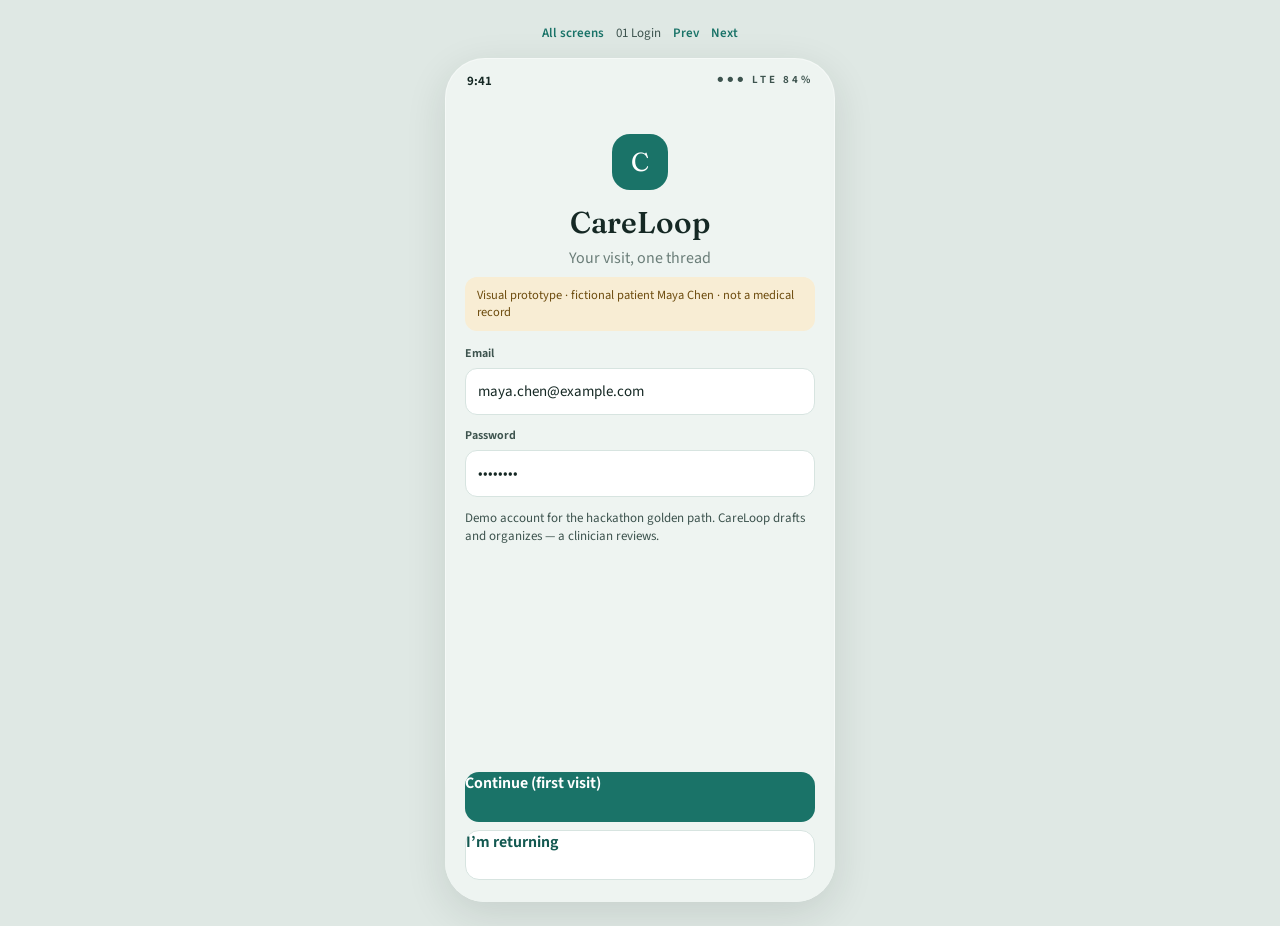
<file: frontend/mockups/phone.html>
<!DOCTYPE html>
<html lang="en">
<head>
  <meta charset="UTF-8">
  <meta name="viewport" content="width=device-width, initial-scale=1, viewport-fit=cover">
  <title>CareLoop mockup</title>
  <link rel="preconnect" href="https://fonts.googleapis.com">
  <link href="https://fonts.googleapis.com/css2?family=Fraunces:opsz,wght@9..144,520;9..144,560&family=Source+Sans+3:wght@400;600;650;700&display=swap" rel="stylesheet">
  <link rel="stylesheet" href="styles.css">
  <script defer src="https://cdn.vercel-insights.com/v1/script.js"></script>
</head>
<body class="phone-stage">
  <p class="phone-caption" id="caption">
    <a href="index.html">All screens</a>
    <span id="cap-name">Login</span>
    <a href="#" id="prev">Prev</a>
    <a href="#" id="next">Next</a>
  </p>

  <div class="phone" id="phone">
    <!-- 01 Login -->
    <section class="screen" id="s01" data-title="Login">
      <div class="status-bar"><span>9:41</span><span class="icons">●●●  LTE  84%</span></div>
      <div class="scroll">
        <div class="login-hero">
          <div class="mark">C</div>
          <h2>CareLoop</h2>
          <p>Your visit, one thread</p>
        </div>
        <p class="banner">Visual prototype · fictional patient Maya Chen · not a medical record</p>
        <div class="field">
          <label>Email</label>
          <input value="maya.chen@example.com" readonly>
        </div>
        <div class="field">
          <label>Password</label>
          <input type="password" value="password" readonly>
        </div>
        <p class="lede" style="font-size:13px">Demo account for the hackathon golden path. CareLoop drafts and organizes — a clinician reviews.</p>
      </div>
      <div class="foot">
        <a class="btn btn-primary" href="#s02">Continue (first visit)</a>
        <a class="btn btn-ghost" href="#s19">I’m returning</a>
      </div>
    </section>

    <!-- 02 Insurance hub -->
    <section class="screen hidden" id="s02" data-title="Insurance hub" data-step="1">
      <div class="status-bar"><span>9:41</span><span class="icons">●●●  LTE  84%</span></div>
      <div class="topbar">
        <a class="icon-btn" href="#s18" aria-label="Menu">☰</a>
        <h1>Insurance</h1>
        <div class="avatar">MC</div>
      </div>
      <div class="scroll">
        <p class="eyebrow">First visit · build your record</p>
        <h2 class="screen-title">Add your insurance</h2>
        <p class="lede">Two ways to start. We’ll use this to suggest in-network clinics. This is not a coverage decision.</p>
        <a class="card choice" href="#s03">
          <h3>Photo of insurance card</h3>
          <p>Take a picture of the front (and back if needed) or upload from your camera roll.</p>
          <div class="meta"><span class="pill">Photo or upload</span></div>
        </a>
        <a class="card choice" href="#s04">
          <h3>Enter plan details</h3>
          <p>Company, group number, member ID, and subscriber name — typed by you.</p>
        </a>
      </div>
      <div class="foot">
        <a class="btn btn-ghost" href="#s19">Skip for now · go to Today</a>
      </div>
    </section>

    <!-- 03 Scan -->
    <section class="screen hidden" id="s03" data-title="Card photo / scan" data-step="1">
      <div class="status-bar"><span>9:41</span><span class="icons">●●●  LTE  84%</span></div>
      <div class="topbar">
        <a class="icon-btn" href="#s02">←</a>
        <h1>Scan card</h1>
        <div class="avatar">MC</div>
      </div>
      <div class="scroll">
        <p class="banner">Hold the card in the frame. Mock OCR will fill member fields for review — you confirm before anything is saved.</p>
        <div class="viewfinder">
          <div class="corners"></div>
          <div class="ins-card">
            <div class="brand">Horizon Health · PPO</div>
            <div>Member<br><strong>MAYA CHEN</strong></div>
            <div class="meta" style="color:#d7efe9;margin-top:10px">
              <span>ID MCH-889120</span>
              <span>GRP GH-4421</span>
            </div>
          </div>
        </div>
        <p class="lede" style="text-align:center;font-size:13px">Front of card · 1 of 2</p>
      </div>
      <div class="foot">
        <a class="btn btn-primary" href="#s05">Capture for review</a>
        <a class="btn btn-ghost" href="#s04">Upload from photos</a>
      </div>
    </section>

    <!-- 04 Manual -->
    <section class="screen hidden" id="s04" data-title="Insurance details" data-step="1">
      <div class="status-bar"><span>9:41</span><span class="icons">●●●  LTE  84%</span></div>
      <div class="topbar">
        <a class="icon-btn" href="#s02">←</a>
        <h1>Plan details</h1>
        <div class="avatar">MC</div>
      </div>
      <div class="scroll">
        <p class="banner mint">Check these against your card. CareLoop does not determine eligibility — a mock payer will estimate later.</p>
        <div class="field"><label>Insurance company</label><input value="Horizon Health" readonly></div>
        <div class="field"><label>Plan type</label><input value="PPO" readonly></div>
        <div class="field"><label>Group number</label><input value="GH-4421" readonly></div>
        <div class="field"><label>Member ID</label><input value="MCH-889120" readonly></div>
        <div class="field"><label>Subscriber name</label><input value="Maya Chen" readonly></div>
      </div>
      <div class="foot">
        <a class="btn btn-primary" href="#s05">Save for review</a>
      </div>
    </section>

    <!-- 05 Symptoms -->
    <section class="screen hidden" id="s05" data-title="Issues / symptoms" data-step="2">
      <div class="status-bar"><span>9:41</span><span class="icons">●●●  LTE  84%</span></div>
      <div class="topbar">
        <a class="icon-btn" href="#s18">☰</a>
        <h1>Visit</h1>
        <div class="avatar">MC</div>
      </div>
      <div class="stepper">
        <div class="label">Visit journey · 1 of 8</div>
        <div class="dots"><i class="on"></i><i></i><i></i><i></i><i></i><i></i><i></i><i></i></div>
      </div>
      <div class="scroll">
        <h2 class="screen-title">What’s going on?</h2>
        <p class="lede">Share what you want the clinic to know. CareLoop does not diagnose. A clinician reviews.</p>
        <div class="chips">
          <span class="chip on">Fatigue</span>
          <span class="chip on">Thirst</span>
          <span class="chip on">Frequent urination</span>
          <span class="chip">Blurry vision</span>
          <span class="chip">Headache</span>
          <span class="chip">Other</span>
        </div>
        <div class="field">
          <label>In your words</label>
          <textarea readonly>Energy has been low for about 2 months. Very thirsty. Already taking metformin as prescribed.</textarea>
        </div>
      </div>
      <div class="foot">
        <a class="btn btn-primary" href="#s06">Continue</a>
      </div>
    </section>

    <!-- 06 Doctors -->
    <section class="screen hidden" id="s06" data-title="Doctor suggestions" data-step="3">
      <div class="status-bar"><span>9:41</span><span class="icons">●●●  LTE  84%</span></div>
      <div class="topbar">
        <a class="icon-btn" href="#s18">☰</a>
        <h1>Clinicians</h1>
        <div class="avatar">MC</div>
      </div>
      <div class="stepper">
        <div class="label">Visit journey · 2 of 8</div>
        <div class="dots"><i class="on"></i><i class="on"></i><i></i><i></i><i></i><i></i><i></i><i></i></div>
      </div>
      <div class="scroll">
        <h2 class="screen-title">Suggested for you</h2>
        <p class="lede">Mock in-network PCP list from your plan directory. Availability is estimated — you still book with the clinic.</p>
        <a class="card choice" href="#s07">
          <div class="row">
            <div class="doc-avatar">PR</div>
            <div>
              <h3>Dr. Priya Raman, MD</h3>
              <p>Family medicine · 0.8 mi · Lakeside Clinic</p>
              <div class="meta"><span class="pill">Est. in-network</span><span>Thu 10:30 open</span></div>
            </div>
          </div>
        </a>
        <div class="card">
          <div class="row">
            <div class="doc-avatar">JO</div>
            <div>
              <h3>Dr. James Okonkwo, MD</h3>
              <p>Internal medicine · 1.4 mi</p>
              <div class="meta"><span class="pill">Est. in-network</span><span>Fri 2:00</span></div>
            </div>
          </div>
        </div>
        <div class="card">
          <div class="row">
            <div class="doc-avatar">EV</div>
            <div>
              <h3>Dr. Elena Vasquez, DO</h3>
              <p>Family medicine · 2.1 mi</p>
              <div class="meta"><span class="pill neutral">Confirm network</span></div>
            </div>
          </div>
        </div>
      </div>
    </section>

    <!-- 07 Appointment -->
    <section class="screen hidden" id="s07" data-title="Appointment" data-step="4">
      <div class="status-bar"><span>9:41</span><span class="icons">●●●  LTE  84%</span></div>
      <div class="topbar">
        <a class="icon-btn" href="#s06">←</a>
        <h1>Book visit</h1>
        <div class="avatar">MC</div>
      </div>
      <div class="stepper">
        <div class="label">Visit journey · 3 of 8</div>
        <div class="dots"><i class="on"></i><i class="on"></i><i class="on"></i><i></i><i></i><i></i><i></i><i></i></div>
      </div>
      <div class="scroll">
        <p class="eyebrow">Dr. Priya Raman · Lakeside Clinic</p>
        <h2 class="screen-title">Request a time</h2>
        <p class="lede">Prototype booking only. The clinic confirms the slot. You-pay vs plan estimates come after SOAP — not a coverage determination.</p>
        <div class="week">
          <div class="day">M<b>21</b></div>
          <div class="day">T<b>22</b></div>
          <div class="day">W<b>23</b></div>
          <div class="day on">T<b>24</b></div>
          <div class="day">F<b>25</b></div>
          <div class="day">S<b>26</b></div>
          <div class="day">S<b>27</b></div>
        </div>
        <div class="slots">
          <span class="slot">9:00</span>
          <span class="slot on">10:30</span>
          <span class="slot">1:15</span>
          <span class="slot">3:40</span>
        </div>
      </div>
      <div class="foot">
        <a class="btn btn-primary" href="#s08">Request Thu 10:30</a>
      </div>
    </section>

    <!-- 08 Visit -->
    <section class="screen hidden" id="s08" data-title="Doctor visit" data-step="5">
      <div class="status-bar"><span>9:41</span><span class="icons">●●●  LTE  84%</span></div>
      <div class="topbar">
        <a class="icon-btn" href="#s18">☰</a>
        <h1>Check-in</h1>
        <div class="avatar">MC</div>
      </div>
      <div class="stepper">
        <div class="label">Visit journey · 4 of 8</div>
        <div class="dots"><i class="on"></i><i class="on"></i><i class="on"></i><i class="on"></i><i></i><i></i><i></i><i></i></div>
      </div>
      <div class="scroll">
        <div class="home-hero">
          <p class="eyebrow" style="color:#d7efe9">You’re here</p>
          <h2>Waiting room</h2>
          <p>Dr. Raman · Thu 10:30 · Lakeside Clinic</p>
        </div>
        <div class="card">
          <h3>Check-in complete</h3>
          <p>Queue position 2. Clinic estimate ~8 minutes. When you’re called, we can start a <strong>draft</strong> transcript for the clinician to review.</p>
        </div>
        <div class="card">
          <h3>What happens next</h3>
          <p>Scribe draft → SOAP for clinician review → estimated costs (if insurance is on file) → suggested plan. Nothing becomes an order until a clinician confirms.</p>
        </div>
      </div>
      <div class="foot">
        <a class="btn btn-primary" href="#s09">Start draft transcript</a>
      </div>
    </section>

    <!-- 09 Transcribing -->
    <section class="screen hidden" id="s09" data-title="Live transcribing" data-step="6">
      <div class="status-bar"><span>9:41</span><span class="icons">●●●  LTE  84%</span></div>
      <div class="topbar">
        <a class="icon-btn" href="#s08">←</a>
        <h1>Scribe</h1>
        <div class="avatar">MC</div>
      </div>
      <div class="stepper">
        <div class="label">Visit journey · 5 of 8</div>
        <div class="dots"><i class="on"></i><i class="on"></i><i class="on"></i><i class="on"></i><i class="on"></i><i></i><i></i><i></i></div>
      </div>
      <div class="scroll">
        <p class="banner">Draft only. Clinician reviews before this becomes part of the plan. CareLoop is not recording a legal medical record in this prototype.</p>
        <div class="wave"><span></span><span></span><span></span><span></span><span></span><span></span><span></span></div>
        <p style="text-align:center;font-size:12px;color:var(--teal);font-weight:650;margin-bottom:12px">Listening · live draft</p>
        <div class="card transcript">
          <p><b>Dr. Raman:</b> How has the metformin been going?</p>
          <p style="margin-top:8px"><b>Maya:</b> I take it twice a day. Energy still low. Thirst is worse in the afternoon.</p>
          <p style="margin-top:8px"><b>Dr. Raman:</b> Let’s look at an HbA1c and talk through next options. Any add-on would need my review — and insurance may ask for prior auth.</p>
        </div>
      </div>
      <div class="foot">
        <a class="btn btn-primary" href="#s10">See draft SOAP</a>
      </div>
    </section>

    <!-- 10 SOAP -->
    <section class="screen hidden" id="s10" data-title="SOAP summary" data-step="7">
      <div class="status-bar"><span>9:41</span><span class="icons">●●●  LTE  84%</span></div>
      <div class="topbar">
        <a class="icon-btn" href="#s18">☰</a>
        <h1>Visit summary</h1>
        <div class="avatar">MC</div>
      </div>
      <div class="stepper">
        <div class="label">Visit journey · 6 of 8</div>
        <div class="dots"><i class="on"></i><i class="on"></i><i class="on"></i><i class="on"></i><i class="on"></i><i class="on"></i><i></i><i></i></div>
      </div>
      <div class="scroll">
        <div class="row" style="margin-bottom:10px;align-items:center">
          <h2 class="screen-title" style="margin:0">SOAP draft</h2>
          <span class="pill warn">Awaiting clinician review</span>
        </div>
        <p class="lede">Written in plain language so you can read it. Your clinician confirms what is accurate. CareLoop does not finalize a diagnosis.</p>
        <div class="card soap-block">
          <h3>Subjective</h3>
          <p>Maya reports fatigue and thirst for ~2 months. Continues metformin 1000 mg twice daily as prescribed.</p>
        </div>
        <div class="card soap-block">
          <h3>Objective</h3>
          <p>Visit vitals not entered in this prototype. Lab: HbA1c suggested (not yet drawn).</p>
        </div>
        <div class="card soap-block">
          <h3>Assessment</h3>
          <p>Type 2 diabetes follow-up — <em>draft impression for clinician review</em>. [NEEDS VERIFICATION] if labs change the picture.</p>
        </div>
        <div class="card soap-block">
          <h3>Plan (proposed)</h3>
          <p>HbA1c, continue metformin, discuss add-on therapy that may need prior authorization, 3-month follow-up. Next: estimated costs (skippable), then the suggested plan.</p>
        </div>
      </div>
      <div class="foot">
        <a class="btn btn-primary" href="#s22">Continue to estimated costs</a>
      </div>
    </section>

    <!-- 22 Estimated costs -->
    <section class="screen hidden" id="s22" data-title="Estimated costs" data-step="7">
      <div class="status-bar"><span>9:41</span><span class="icons">●●●  LTE  84%</span></div>
      <div class="topbar">
        <a class="icon-btn" href="#s18">☰</a>
        <h1>Costs</h1>
        <div class="avatar">MC</div>
      </div>
      <div class="stepper">
        <div class="label">Visit journey · 7 of 8</div>
        <div class="dots"><i class="on"></i><i class="on"></i><i class="on"></i><i class="on"></i><i class="on"></i><i class="on"></i><i class="on"></i><i></i></div>
      </div>
      <div class="scroll">
        <h2 class="screen-title">Estimated costs</h2>
        <p class="lede">Mock you-pay vs plan for the suggested lines. This is not a bill and not a coverage decision. Skip if you have no insurance on file.</p>
        <p class="banner">Estimates only. <strong>PA may be required</strong> is a flag — not a price.</p>
        <div class="card">
          <div class="row">
            <div>
              <h3>Office visit</h3>
              <p>Plan copay (mock)</p>
            </div>
            <div style="text-align:right">
              <strong>You ~$25</strong>
              <p class="meta" style="margin:0;justify-content:flex-end">Plan ~$25</p>
            </div>
          </div>
        </div>
        <div class="card">
          <div class="row">
            <div>
              <h3>HbA1c (lab)</h3>
              <p>Typically no PA on this mock plan</p>
            </div>
            <div style="text-align:right">
              <strong>You ~$0–15</strong>
              <p class="meta" style="margin:0;justify-content:flex-end">Plan allowed (est.)</p>
            </div>
          </div>
        </div>
        <div class="card">
          <div class="row">
            <div>
              <h3>Add-on therapy (if prescribed)</h3>
              <p>Not priced as covered until a PA decision — and a PA is not a claim.</p>
            </div>
            <span class="pill warn">PA may be required</span>
          </div>
        </div>
      </div>
      <div class="foot">
        <a class="btn btn-primary" href="#s11">Continue to plan</a>
        <a class="btn btn-ghost" href="#s11">Skip estimates</a>
      </div>
    </section>

    <!-- 11 Care plan -->
    <section class="screen hidden" id="s11" data-title="Medications / tests / plan" data-step="8">
      <div class="status-bar"><span>9:41</span><span class="icons">●●●  LTE  84%</span></div>
      <div class="topbar">
        <a class="icon-btn" href="#s18">☰</a>
        <h1>Care plan</h1>
        <div class="avatar">MC</div>
      </div>
      <div class="stepper">
        <div class="label">Visit journey · 8 of 8</div>
        <div class="dots"><i class="on"></i><i class="on"></i><i class="on"></i><i class="on"></i><i class="on"></i><i class="on"></i><i class="on"></i><i class="on"></i></div>
      </div>
      <div class="scroll">
        <p class="banner">Suggested after clinician review. CareLoop does not prescribe, order labs, or decide coverage.</p>
        <p class="eyebrow">Medications</p>
        <div class="card">
          <h3>Continue metformin 1000 mg BID</h3>
          <p>Existing prescription. Adherence reminders can start after you confirm with the clinic.</p>
          <div class="meta"><span class="pill">Current</span></div>
        </div>
        <div class="card">
          <h3>Add-on therapy (e.g. GLP-1 class)</h3>
          <p>Clinician may consider this if HbA1c stays high. Mock payer often requires <strong>prior authorization</strong> — that is not an approval or a denial yet.</p>
          <div class="meta"><span class="pill warn">PA may be required</span></div>
        </div>
        <p class="eyebrow">Tests</p>
        <div class="card">
          <h3>HbA1c (lab)</h3>
          <p>On this mock plan, this lab is typically not PA-gated. Still an estimate, not a benefit determination.</p>
        </div>
        <p class="eyebrow">Referrals</p>
        <div class="card">
          <h3>Diabetes education (suggested)</h3>
          <p>Optional referral for the clinic to place if they agree.</p>
        </div>
      </div>
      <div class="foot">
        <a class="btn btn-primary" href="#s12">See follow-ups</a>
      </div>
    </section>

    <!-- 12 Follow-ups -->
    <section class="screen hidden" id="s12" data-title="Follow-ups">
      <div class="status-bar"><span>9:41</span><span class="icons">●●●  LTE  84%</span></div>
      <div class="topbar">
        <a class="icon-btn" href="#s18">☰</a>
        <h1>Follow-ups</h1>
        <div class="avatar">MC</div>
      </div>
      <div class="scroll">
        <h2 class="screen-title">What to do next</h2>
        <p class="lede">A checklist for you and the clinic — not medical advice. Waiting / who acts is spelled out.</p>
        <div class="list-item"><span class="dot"></span><div><strong>You</strong><p>Get HbA1c drawn when the lab order is ready.</p></div></div>
        <div class="list-item"><span class="dot amber"></span><div><strong>Clinic</strong><p>Review SOAP and confirm the plan before orders go out.</p></div></div>
        <div class="list-item"><span class="dot amber"></span><div><strong>Insurance (if add-on Rx)</strong><p>Prior auth is a separate step from any later claim. Status will show as draft → submitted → decision.</p></div></div>
        <div class="list-item"><span class="dot"></span><div><strong>You + clinic</strong><p>Follow-up visit in about 3 months — Dec 2026 (suggested).</p></div></div>
      </div>
      <div class="foot">
        <a class="btn btn-primary" href="#s19">Go to Today</a>
      </div>
    </section>

    <!-- 13 Medicines (doses + list + refill) -->
    <section class="screen hidden" id="s13" data-title="Medicines">
      <div class="status-bar"><span>9:41</span><span class="icons">●●●  LTE  84%</span></div>
      <div class="topbar">
        <a class="icon-btn" href="#s18">☰</a>
        <h1>Medicines</h1>
        <div class="avatar">MC</div>
      </div>
      <div class="scroll">
        <h2 class="screen-title">Medicines</h2>
        <p class="lede">Today’s doses, the list (how often), and refill. You mark taken or missed. CareLoop does not change the dose or e-prescribe.</p>
        <p class="eyebrow">Today</p>
        <div class="card">
          <div class="row">
            <div>
              <h3>Metformin 1000 mg</h3>
              <p>8:00 AM · with breakfast</p>
            </div>
            <span class="pill">Taken</span>
          </div>
        </div>
        <div class="card">
          <div class="row">
            <div>
              <h3>Metformin 1000 mg</h3>
              <p>8:00 PM · with dinner</p>
            </div>
            <span class="pill warn">Upcoming</span>
          </div>
        </div>
        <p class="eyebrow">List &amp; sig</p>
        <div class="card">
          <h3>Metformin 1000 mg</h3>
          <p>Twice daily · 8:00 AM and 8:00 PM · with food. Patient-reported current Rx.</p>
        </div>
        <p class="eyebrow">Refill</p>
        <div class="card">
          <h3>Metformin 1000 mg tablets</h3>
          <p>~12 days remaining on the mock fill. Ask your clinic or pharmacy. PA approval (if an add-on is prescribed later) is not a paid claim.</p>
          <div class="meta"><span class="pill warn">Refill reminder</span></div>
        </div>
      </div>
      <div class="foot">
        <a class="btn btn-primary" href="#s14">Mark evening taken</a>
        <a class="btn btn-ghost" href="#s14">Draft refill request for clinic</a>
      </div>
    </section>

    <!-- 14 Refill follow-up (from Medicines, not a ☰ item) -->
    <section class="screen hidden" id="s14" data-title="Refill follow-up">
      <div class="status-bar"><span>9:41</span><span class="icons">●●●  LTE  84%</span></div>
      <div class="topbar">
        <a class="icon-btn" href="#s13">←</a>
        <h1>Refill</h1>
        <div class="avatar">MC</div>
      </div>
      <div class="scroll">
        <h2 class="screen-title">Draft refill request</h2>
        <p class="lede">A nudge when days-supply is low. CareLoop does not e-prescribe or call a pharmacy. This is not an ☰ destination — it lives under Medicines.</p>
        <div class="card">
          <h3>Metformin 1000 mg tablets</h3>
          <p>~12 days remaining. Clinic or pharmacy still has to fill.</p>
          <div class="meta"><span class="pill warn">Refill reminder</span></div>
        </div>
        <div class="card">
          <h3>Add-on Rx (if prescribed later)</h3>
          <p>If a PA-required medicine is approved and dispensed in the demo, it appears under Medicines. Approval of PA is not the same as a paid claim.</p>
        </div>
      </div>
      <div class="foot">
        <a class="btn btn-primary" href="#s13">Send draft to clinic (mock)</a>
        <a class="btn btn-ghost" href="#s13">Back to Medicines</a>
      </div>
    </section>

    <!-- 15 History list -->
    <section class="screen hidden" id="s15" data-title="History list">
      <div class="status-bar"><span>9:41</span><span class="icons">●●●  LTE  84%</span></div>
      <div class="topbar">
        <a class="icon-btn" href="#s18">☰</a>
        <h1>History</h1>
        <div class="avatar">MC</div>
      </div>
      <div class="scroll">
        <div class="seg">
          <a class="seg-btn on" href="#s15">My visits</a>
          <a class="seg-btn" href="#s17">For the clinic</a>
        </div>
        <h2 class="screen-title">My visits</h2>
        <p class="lede">Past visits and why you went. New visits append here. Medicines, tests, and insurance have their own ☰ homes.</p>
        <a class="card choice" href="#s16">
          <h3>Sep 24, 2026 · Dr. Raman</h3>
          <p>Reason: fatigue, thirst, diabetes follow-up (patient-reported).</p>
          <div class="meta"><span class="pill warn">Clinician review</span></div>
        </a>
        <div class="card">
          <h3>No earlier visits on this demo thread</h3>
          <p>Repeat visits from Today will stack as more rows.</p>
        </div>
      </div>
    </section>

    <!-- 16 History detail -->
    <section class="screen hidden" id="s16" data-title="History detail">
      <div class="status-bar"><span>9:41</span><span class="icons">●●●  LTE  84%</span></div>
      <div class="topbar">
        <a class="icon-btn" href="#s15">←</a>
        <h1>Visit breakup</h1>
        <div class="avatar">MC</div>
      </div>
      <div class="scroll">
        <p class="eyebrow">Sep 24, 2026 · Lakeside Clinic</p>
        <h2 class="screen-title">What happened</h2>
        <div class="card">
          <h3>Waiting</h3>
          <p>SOAP and plan still need clinician confirmation before orders are treated as placed.</p>
        </div>
        <div class="card">
          <h3>Who acts</h3>
          <p>Clinician: review draft. You: labs when released. Payer: only if an add-on Rx PA is submitted later.</p>
        </div>
        <div class="card soap-block">
          <h3>Evidence on this visit</h3>
          <p>Symptoms you entered, draft transcript, metformin duration you reported, coverage snapshot (Horizon PPO). No fabricated labs.</p>
        </div>
        <div class="card">
          <h3>Not the same thing</h3>
          <p>A future <strong>prior auth</strong> decision is not a <strong>claim</strong> payment. Both can appear on this thread as separate events.</p>
        </div>
      </div>
      <div class="foot">
        <a class="btn btn-primary" href="#s17">Add to clinic packet</a>
      </div>
    </section>

    <!-- 17 Share -->
    <section class="screen hidden" id="s17" data-title="Share history packet">
      <div class="status-bar"><span>9:41</span><span class="icons">●●●  LTE  84%</span></div>
      <div class="topbar">
        <a class="icon-btn" href="#s18">☰</a>
        <h1>History</h1>
        <div class="avatar">MC</div>
      </div>
      <div class="scroll">
        <div class="seg">
          <a class="seg-btn" href="#s15">My visits</a>
          <a class="seg-btn on" href="#s17">For the clinic</a>
        </div>
        <h2 class="screen-title">For the clinic</h2>
        <p class="lede">Doctor-facing packet for the next visit. You choose what to include. This is a record view, not an appeal letter — letter downloads still need human review.</p>
        <div class="card">
          <label class="check"><input type="checkbox" checked disabled> Coverage snapshot (Horizon PPO)</label>
          <label class="check"><input type="checkbox" checked disabled> Visit SOAP draft + review status</label>
          <label class="check"><input type="checkbox" checked disabled> Medications &amp; refill status</label>
          <label class="check"><input type="checkbox" checked disabled> Tests (HbA1c pending)</label>
          <label class="check"><input type="checkbox" disabled> Authorization / claim events (none yet)</label>
        </div>
        <p class="banner mint">Export as PDF / markdown fixture in the demo. Fictional data only.</p>
      </div>
      <div class="foot">
        <a class="btn btn-primary" href="#s15">Create packet (mock)</a>
      </div>
    </section>

    <!-- 18 Menu -->
    <section class="screen hidden" id="s18" data-title="Menu">
      <div class="status-bar"><span>9:41</span><span class="icons">●●●  LTE  84%</span></div>
      <div class="topbar">
        <a class="icon-btn" href="#s19">☰</a>
        <h1>Today</h1>
        <div class="avatar">MC</div>
      </div>
      <div class="scroll">
        <div class="home-hero">
          <h2>Good afternoon, Maya</h2>
          <p>Continue your visit when you’re ready.</p>
        </div>
        <div class="card"><h3>Visit in progress</h3><p>Insurance added · next: symptoms</p></div>
      </div>
      <div class="menu-scrim"></div>
      <aside class="drawer">
        <div class="who">
          <strong>Maya Chen</strong>
          <span>Horizon Health PPO · demo</span>
        </div>
        <a class="nav-link on" href="#s19"><span class="nav-ico">⌂</span> Today</a>
        <a class="nav-link" href="#s15"><span class="nav-ico">☰</span> History</a>
        <a class="nav-link" href="#s13"><span class="nav-ico">💊</span> Medicines</a>
        <a class="nav-link" href="#s23"><span class="nav-ico">◻</span> Tests</a>
        <a class="nav-link" href="#s20"><span class="nav-ico">▣</span> Insurance</a>
        <a class="nav-link" href="#s21"><span class="nav-ico">☺</span> Profile</a>
        <div class="drawer-foot">
          <a class="nav-link" href="#s01">Log out</a>
          <p>Visit path (symptoms → plan) is Continue from Today — not listed here.</p>
        </div>
      </aside>
    </section>

    <!-- 19 Home -->
    <section class="screen hidden" id="s19" data-title="Today / Home">
      <div class="status-bar"><span>9:41</span><span class="icons">●●●  LTE  84%</span></div>
      <div class="topbar">
        <a class="icon-btn" href="#s18">☰</a>
        <h1>Today</h1>
        <div class="avatar">MC</div>
      </div>
      <div class="scroll">
        <div class="home-hero">
          <h2>Good afternoon, Maya</h2>
          <p>One thread. Repeat visits start from here; ☰ is History, Medicines, Tests, Insurance, Profile.</p>
        </div>
        <a class="card choice" href="#s05">
          <h3>Continue visit</h3>
          <p>Insurance is on file (mock). Journey: symptoms → doctors → book → visit → SOAP → costs → plan.</p>
          <div class="meta"><span class="pill">Not in the menu</span></div>
        </a>
        <a class="card choice" href="#s13">
          <h3>Evening metformin</h3>
          <p>Due 8:00 PM · mark taken or missed (Medicines)</p>
        </a>
        <a class="card choice" href="#s15">
          <h3>History</h3>
          <p>My visits · For the clinic packet</p>
        </a>
        <a class="card choice" href="#s20">
          <h3>Insurance</h3>
          <p>Horizon PPO · est. active · card on file</p>
        </a>
      </div>
    </section>

    <!-- 20 Insurance (standing) -->
    <section class="screen hidden" id="s20" data-title="Insurance">
      <div class="status-bar"><span>9:41</span><span class="icons">●●●  LTE  84%</span></div>
      <div class="topbar">
        <a class="icon-btn" href="#s18">☰</a>
        <h1>Insurance</h1>
        <div class="avatar">MC</div>
      </div>
      <div class="scroll">
        <p class="banner">Mock eligibility from the plan on file. Estimates only — CareLoop does not decide coverage.</p>
        <div class="card">
          <h3>Card on file</h3>
          <p>Horizon Health PPO · front image stub in the scan flow. Update if the card changed.</p>
        </div>
        <div class="card">
          <h3>Horizon Health PPO</h3>
          <p>Member Maya Chen · ID MCH-889120 · Group GH-4421</p>
          <div class="meta"><span class="pill">Est. active</span></div>
        </div>
        <div class="card">
          <h3>Cost share (estimated)</h3>
          <p>Office visit copay ~$25. Deductible / OOP not verified in this prototype.</p>
        </div>
        <div class="card">
          <h3>Two insurance moments</h3>
          <p><strong>Prior auth</strong> happens before a planned drug/service is covered. A <strong>claim</strong> happens at billing or dispensing. They stay separate on your history.</p>
        </div>
      </div>
      <div class="foot">
        <a class="btn btn-ghost" href="#s02">Update card or details</a>
      </div>
    </section>

    <!-- 21 Profile extra -->
    <section class="screen hidden" id="s21" data-title="Profile">
      <div class="status-bar"><span>9:41</span><span class="icons">●●●  LTE  84%</span></div>
      <div class="topbar">
        <a class="icon-btn" href="#s18">☰</a>
        <h1>Profile</h1>
        <div class="avatar">MC</div>
      </div>
      <div class="scroll">
        <h2 class="screen-title">Maya Chen</h2>
        <p class="lede">Fictional demo patient. General details only — medicines, tests, and insurance live in the menu.</p>
        <div class="card"><h3>Preferred name</h3><p>Maya Chen</p></div>
        <div class="card"><h3>Email</h3><p>maya.chen@example.com</p></div>
        <div class="card"><h3>Phone (demo)</h3><p>(555) 014-2206</p></div>
        <div class="card"><h3>App</h3><p>CareLoop visual prototype. Provider/Patient Advocate tabs in DenialShield are not this UX. Log out from the ☰ footer.</p></div>
      </div>
    </section>

    <!-- 23 Tests -->
    <section class="screen hidden" id="s23" data-title="Tests">
      <div class="status-bar"><span>9:41</span><span class="icons">●●●  LTE  84%</span></div>
      <div class="topbar">
        <a class="icon-btn" href="#s18">☰</a>
        <h1>Tests</h1>
        <div class="avatar">MC</div>
      </div>
      <div class="scroll">
        <h2 class="screen-title">Tests</h2>
        <p class="lede">Summaries and documents from the thread. CareLoop does not interpret results or decide what to order.</p>
        <p class="eyebrow">Summaries</p>
        <div class="card">
          <h3>HbA1c</h3>
          <p>Suggested at the Sep 24 visit. Ordered (mock). Result not in yet.</p>
          <div class="meta"><span class="pill">Pending</span></div>
        </div>
        <p class="eyebrow">Documents</p>
        <div class="card">
          <h3>Lab requisition (stub)</h3>
          <p>PDF fixture for the clinic packet. Not a real lab order.</p>
        </div>
        <div class="card">
          <h3>Result PDF</h3>
          <p>Empty until a mock result is seeded. No fabricated values.</p>
        </div>
      </div>
    </section>
  </div>

  <script src="app.js"></script>
</body>
</html>
</file>
<file: frontend/mockups/styles.css>
/* CareLoop patient mockups — visual prototype only
   Calm healthcare system: sage, cream, ink. 390×844 phone. */

:root {
  --ink: #152824;
  --ink-soft: #3d534e;
  --muted: #6a7d78;
  --line: #d7e4e0;
  --bg: #eef4f1;
  --paper: #ffffff;
  --cream: #f7f3ea;
  --teal: #1a7368;
  --teal-deep: #125850;
  --mint: #d8eee9;
  --mint-deep: #b7ddd4;
  --amber: #9a6b12;
  --amber-bg: #f8edd4;
  --rose: #b4533e;
  --shadow: 0 12px 40px rgba(21, 40, 36, 0.12);
  --phone-w: 390px;
  --phone-h: 844px;
  --safe: 20px;
  --radius: 14px;
  font-family: "Source Sans 3", "Segoe UI", system-ui, sans-serif;
}

* { box-sizing: border-box; margin: 0; padding: 0; }
html, body { background: #dfe8e4; color: var(--ink); }

a { color: inherit; text-decoration: none; }
a.card, a.btn, a.nav-link { display: block; }
button { font: inherit; cursor: pointer; border: 0; background: none; }
img { max-width: 100%; }

/* Studio / gallery */
.studio {
  min-height: 100vh;
  padding: 32px 24px 64px;
}
.studio-head {
  max-width: 1100px;
  margin: 0 auto 28px;
}
.studio-head h1 {
  font-family: "Fraunces", Georgia, serif;
  font-weight: 560;
  font-size: 28px;
  letter-spacing: -0.02em;
}
.studio-head p { color: var(--ink-soft); margin-top: 8px; max-width: 62ch; line-height: 1.45; }
.studio-head .note {
  display: inline-block;
  margin-top: 12px;
  font-size: 12px;
  color: var(--amber);
  background: var(--amber-bg);
  padding: 6px 10px;
  border-radius: 999px;
}
.gallery {
  display: grid;
  grid-template-columns: repeat(auto-fill, minmax(220px, 1fr));
  gap: 18px;
  max-width: 1100px;
  margin: 0 auto;
}
.gallery a {
  background: var(--paper);
  border: 1px solid var(--line);
  border-radius: 16px;
  padding: 14px;
  box-shadow: 0 4px 16px rgba(21, 40, 36, 0.06);
}
.gallery a:hover { border-color: var(--teal); }
.gallery .thumb {
  height: 120px;
  border-radius: 10px;
  background: linear-gradient(160deg, var(--mint), var(--cream));
  margin-bottom: 10px;
  display: flex;
  align-items: flex-end;
  padding: 10px;
  font-size: 11px;
  color: var(--teal-deep);
  font-weight: 600;
}
.gallery strong { display: block; font-size: 14px; }
.gallery span { font-size: 12px; color: var(--muted); }

.phone-stage {
  min-height: 100vh;
  display: flex;
  flex-direction: column;
  align-items: center;
  justify-content: center;
  gap: 16px;
  padding: 24px;
}
.phone-caption {
  font-size: 13px;
  color: var(--ink-soft);
  display: flex;
  gap: 12px;
  align-items: center;
}
.phone-caption a { color: var(--teal); font-weight: 600; }

/* Phone frame */
.phone {
  width: var(--phone-w);
  height: var(--phone-h);
  background: var(--bg);
  border-radius: 40px;
  overflow: hidden;
  position: relative;
  box-shadow: var(--shadow), inset 0 0 0 1px rgba(255,255,255,0.4);
  display: flex;
  flex-direction: column;
}
.phone.capture-only {
  border-radius: 0;
  box-shadow: none;
}

.status-bar {
  height: 44px;
  padding: 14px 22px 0;
  display: flex;
  justify-content: space-between;
  font-size: 13px;
  font-weight: 650;
  flex-shrink: 0;
}
.status-bar .icons { letter-spacing: 3px; font-size: 11px; color: var(--ink-soft); }

.topbar {
  display: flex;
  align-items: center;
  gap: 10px;
  padding: 4px var(--safe) 10px;
  flex-shrink: 0;
}
.icon-btn {
  width: 36px;
  height: 36px;
  border-radius: 10px;
  display: grid;
  place-items: center;
  color: var(--ink);
  background: transparent;
}
.icon-btn svg { width: 22px; height: 22px; }
.topbar h1 {
  flex: 1;
  font-size: 17px;
  font-weight: 650;
  letter-spacing: -0.02em;
}
.avatar {
  width: 32px;
  height: 32px;
  border-radius: 50%;
  background: var(--teal);
  color: #fff;
  font-size: 11px;
  font-weight: 700;
  display: grid;
  place-items: center;
}

.stepper {
  padding: 0 var(--safe) 8px;
  flex-shrink: 0;
}
.stepper .label {
  font-size: 11px;
  font-weight: 650;
  color: var(--teal);
  letter-spacing: 0.04em;
  text-transform: uppercase;
  margin-bottom: 6px;
}
.dots { display: flex; gap: 4px; }
.dots i {
  height: 4px;
  flex: 1;
  border-radius: 99px;
  background: var(--mint-deep);
}
.dots i.on { background: var(--teal); }

.scroll {
  flex: 1;
  overflow: auto;
  padding: 4px var(--safe) 16px;
}
.scroll::-webkit-scrollbar { width: 0; }

.foot {
  padding: 8px var(--safe) 22px;
  background: linear-gradient(180deg, transparent, var(--bg) 18%);
  flex-shrink: 0;
}
.btn {
  display: flex;
  align-items: center;
  justify-content: center;
  height: 50px;
  border-radius: 14px;
  font-weight: 650;
  font-size: 16px;
  width: 100%;
}
.btn-primary { background: var(--teal); color: #fff; }
.btn-ghost {
  background: var(--paper);
  color: var(--teal-deep);
  border: 1px solid var(--line);
  margin-top: 8px;
}
.btn-row { display: flex; gap: 8px; }
.btn-row .btn { flex: 1; }

.eyebrow {
  font-size: 12px;
  font-weight: 650;
  color: var(--teal);
  letter-spacing: 0.06em;
  text-transform: uppercase;
  margin-bottom: 6px;
}
h2.screen-title {
  font-family: "Fraunces", Georgia, serif;
  font-size: 26px;
  font-weight: 560;
  letter-spacing: -0.03em;
  line-height: 1.15;
  margin-bottom: 8px;
}
.lede { color: var(--ink-soft); font-size: 15px; line-height: 1.4; margin-bottom: 16px; }

.banner {
  background: var(--amber-bg);
  color: #6d4c0e;
  font-size: 12.5px;
  line-height: 1.35;
  padding: 10px 12px;
  border-radius: 12px;
  margin-bottom: 14px;
}
.banner.mint { background: var(--mint); color: var(--teal-deep); }

.card {
  display: block;
  background: var(--paper);
  border: 1px solid var(--line);
  border-radius: var(--radius);
  padding: 14px;
  margin-bottom: 10px;
}
.card.choice:active, a.card:hover { border-color: var(--teal); }
.card h3 { font-size: 16px; font-weight: 650; margin-bottom: 4px; }
.card p { font-size: 13px; color: var(--ink-soft); line-height: 1.4; }
.card .meta { font-size: 12px; color: var(--muted); margin-top: 8px; display: flex; gap: 10px; flex-wrap: wrap; }
.pill {
  display: inline-flex;
  align-items: center;
  gap: 4px;
  background: var(--mint);
  color: var(--teal-deep);
  font-size: 11px;
  font-weight: 650;
  padding: 3px 8px;
  border-radius: 99px;
}
.pill.warn { background: var(--amber-bg); color: var(--amber); }
.pill.neutral { background: var(--cream); color: var(--ink-soft); }

.field { margin-bottom: 12px; }
.field label {
  display: block;
  font-size: 12px;
  font-weight: 650;
  color: var(--ink-soft);
  margin-bottom: 6px;
}
.field input, .field textarea, .field select {
  width: 100%;
  border: 1px solid var(--line);
  background: var(--paper);
  border-radius: 12px;
  padding: 12px 12px;
  font: inherit;
  font-size: 15px;
  color: var(--ink);
}
.field textarea { min-height: 88px; resize: none; }

.chips { display: flex; flex-wrap: wrap; gap: 8px; margin: 8px 0 14px; }
.chip {
  border: 1px solid var(--line);
  background: var(--paper);
  border-radius: 99px;
  padding: 8px 12px;
  font-size: 13px;
  font-weight: 600;
}
.chip.on { background: var(--teal); color: #fff; border-color: var(--teal); }

.row {
  display: flex;
  justify-content: space-between;
  gap: 12px;
  align-items: flex-start;
}
.doc-avatar {
  width: 44px;
  height: 44px;
  border-radius: 14px;
  background: var(--cream);
  display: grid;
  place-items: center;
  font-weight: 700;
  color: var(--teal-deep);
  flex-shrink: 0;
}

/* Login */
.login-hero {
  padding: 28px 8px 8px;
  text-align: center;
}
.mark {
  width: 56px;
  height: 56px;
  margin: 0 auto 14px;
  border-radius: 18px;
  background: var(--teal);
  color: #fff;
  display: grid;
  place-items: center;
  font-family: "Fraunces", Georgia, serif;
  font-size: 26px;
}
.login-hero h2 { font-family: "Fraunces", Georgia, serif; font-size: 30px; font-weight: 560; }
.login-hero p { color: var(--muted); margin-top: 6px; }

/* Camera */
.viewfinder {
  background: #1a2422;
  border-radius: 18px;
  height: 280px;
  position: relative;
  overflow: hidden;
  margin-bottom: 12px;
}
.ins-card {
  position: absolute;
  inset: 48px 28px;
  background: linear-gradient(135deg, #1f4f5a, #2a7a72);
  border-radius: 12px;
  color: #eef8f6;
  padding: 14px;
  font-size: 12px;
  box-shadow: 0 10px 30px rgba(0,0,0,0.35);
}
.ins-card .brand { font-weight: 700; font-size: 14px; margin-bottom: 18px; }
.corners {
  position: absolute;
  inset: 28px 16px;
  border: 2px dashed rgba(255,255,255,0.45);
  border-radius: 16px;
  pointer-events: none;
}

/* Calendar */
.week {
  display: grid;
  grid-template-columns: repeat(7, 1fr);
  gap: 4px;
  margin-bottom: 12px;
}
.day {
  text-align: center;
  padding: 8px 0;
  border-radius: 12px;
  font-size: 12px;
  background: var(--paper);
  border: 1px solid var(--line);
}
.day b { display: block; font-size: 15px; margin-top: 2px; }
.day.on { background: var(--teal); color: #fff; border-color: var(--teal); }
.slots { display: flex; flex-wrap: wrap; gap: 8px; }
.slot {
  padding: 10px 12px;
  border-radius: 12px;
  border: 1px solid var(--line);
  background: var(--paper);
  font-size: 13px;
  font-weight: 650;
}
.slot.on { background: var(--mint); border-color: var(--teal); color: var(--teal-deep); }

/* SOAP */
.soap-block { margin-bottom: 12px; }
.soap-block h3 {
  font-size: 12px;
  letter-spacing: 0.08em;
  text-transform: uppercase;
  color: var(--muted);
  margin-bottom: 6px;
}
.soap-block p { font-size: 14px; line-height: 1.45; }

.list-item {
  display: flex;
  gap: 10px;
  padding: 10px 0;
  border-bottom: 1px solid var(--line);
}
.list-item:last-child { border-bottom: 0; }
.dot {
  width: 8px; height: 8px; border-radius: 50%;
  background: var(--teal); margin-top: 6px; flex-shrink: 0;
}
.dot.amber { background: var(--amber); }
.dot.rose { background: var(--rose); }

/* Menu overlay */
.menu-scrim {
  position: absolute;
  inset: 0;
  background: rgba(21, 40, 36, 0.28);
  z-index: 5;
}
.drawer {
  position: absolute;
  top: 0; left: 0; bottom: 0;
  width: 292px;
  background: var(--paper);
  z-index: 6;
  padding: 52px 18px 18px;
  box-shadow: 8px 0 30px rgba(0,0,0,0.12);
  display: flex;
  flex-direction: column;
}
.drawer-foot {
  margin-top: auto;
  padding-top: 12px;
  border-top: 1px solid var(--line);
}
.drawer-foot p {
  font-size: 11px;
  color: var(--muted);
  padding: 8px 8px 0;
  line-height: 1.35;
}
.seg {
  display: flex;
  gap: 6px;
  background: var(--mint);
  padding: 4px;
  border-radius: 12px;
  margin-bottom: 14px;
}
.seg-btn {
  flex: 1;
  text-align: center;
  padding: 8px 6px;
  border-radius: 10px;
  font-size: 13px;
  font-weight: 650;
  color: var(--teal-deep);
}
.seg-btn.on { background: var(--paper); color: var(--ink); }
.drawer .who { margin-bottom: 18px; padding-bottom: 14px; border-bottom: 1px solid var(--line); }
.drawer .who strong { display: block; font-size: 16px; }
.drawer .who span { font-size: 12px; color: var(--muted); }
.nav-link {
  display: flex;
  align-items: center;
  gap: 10px;
  padding: 11px 8px;
  border-radius: 10px;
  font-weight: 650;
  font-size: 15px;
}
.nav-link.on { background: var(--mint); color: var(--teal-deep); }
.nav-ico { width: 22px; text-align: center; opacity: 0.8; }

.wave {
  height: 56px;
  display: flex;
  align-items: center;
  justify-content: center;
  gap: 3px;
  margin: 8px 0 12px;
}
.wave span {
  width: 4px;
  background: var(--teal);
  border-radius: 4px;
  animation: pulse 1.1s ease-in-out infinite;
}
.wave span:nth-child(1) { height: 14px; animation-delay: 0s; }
.wave span:nth-child(2) { height: 28px; animation-delay: .1s; }
.wave span:nth-child(3) { height: 40px; animation-delay: .15s; }
.wave span:nth-child(4) { height: 22px; animation-delay: .05s; }
.wave span:nth-child(5) { height: 34px; animation-delay: .2s; }
.wave span:nth-child(6) { height: 18px; animation-delay: .12s; }
.wave span:nth-child(7) { height: 30px; animation-delay: .08s; }
@keyframes pulse {
  0%, 100% { transform: scaleY(0.55); opacity: 0.55; }
  50% { transform: scaleY(1); opacity: 1; }
}

.transcript {
  font-size: 13.5px;
  line-height: 1.45;
  color: var(--ink-soft);
}
.transcript b { color: var(--ink); }

.home-hero {
  background: linear-gradient(160deg, var(--teal), #2a8f82);
  color: #fff;
  border-radius: 18px;
  padding: 18px;
  margin-bottom: 14px;
}
.home-hero h2 { font-family: "Fraunces", Georgia, serif; font-size: 24px; font-weight: 520; }
.home-hero p { opacity: 0.9; font-size: 14px; margin-top: 4px; }

.check { display: flex; gap: 10px; align-items: flex-start; margin: 8px 0; font-size: 14px; }
.check input { margin-top: 3px; }

.hidden { display: none !important; }
.screen { display: flex; flex-direction: column; height: 100%; }

@media (max-width: 430px) {
  .phone-stage { padding: 0; }
  .phone { width: 100vw; height: 100vh; border-radius: 0; }
  .phone-caption { display: none; }
}

body.capture.phone-stage {
  min-height: 844px;
  padding: 0;
  margin: 0;
  background: var(--bg);
  display: block;
}
body.capture .phone {
  width: 390px;
  height: 844px;
  border-radius: 0;
  box-shadow: none;
}
</file>
